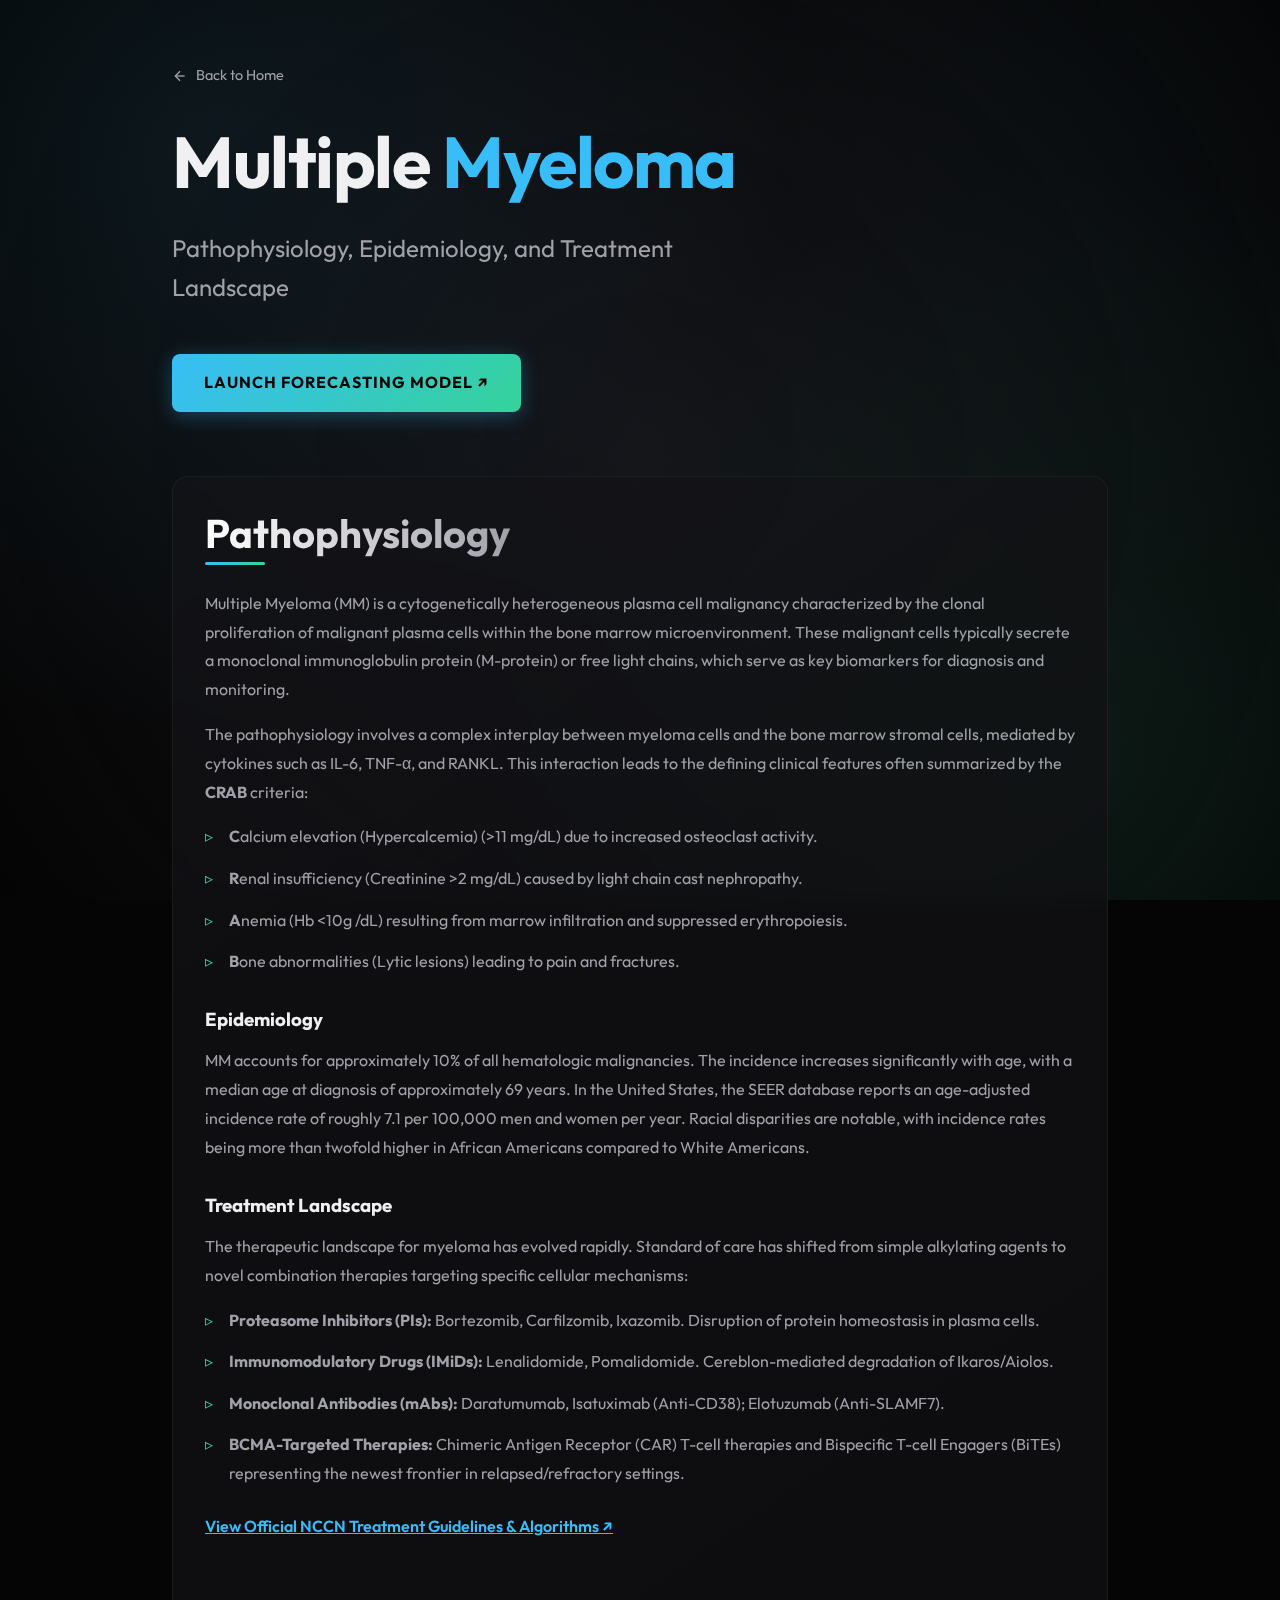
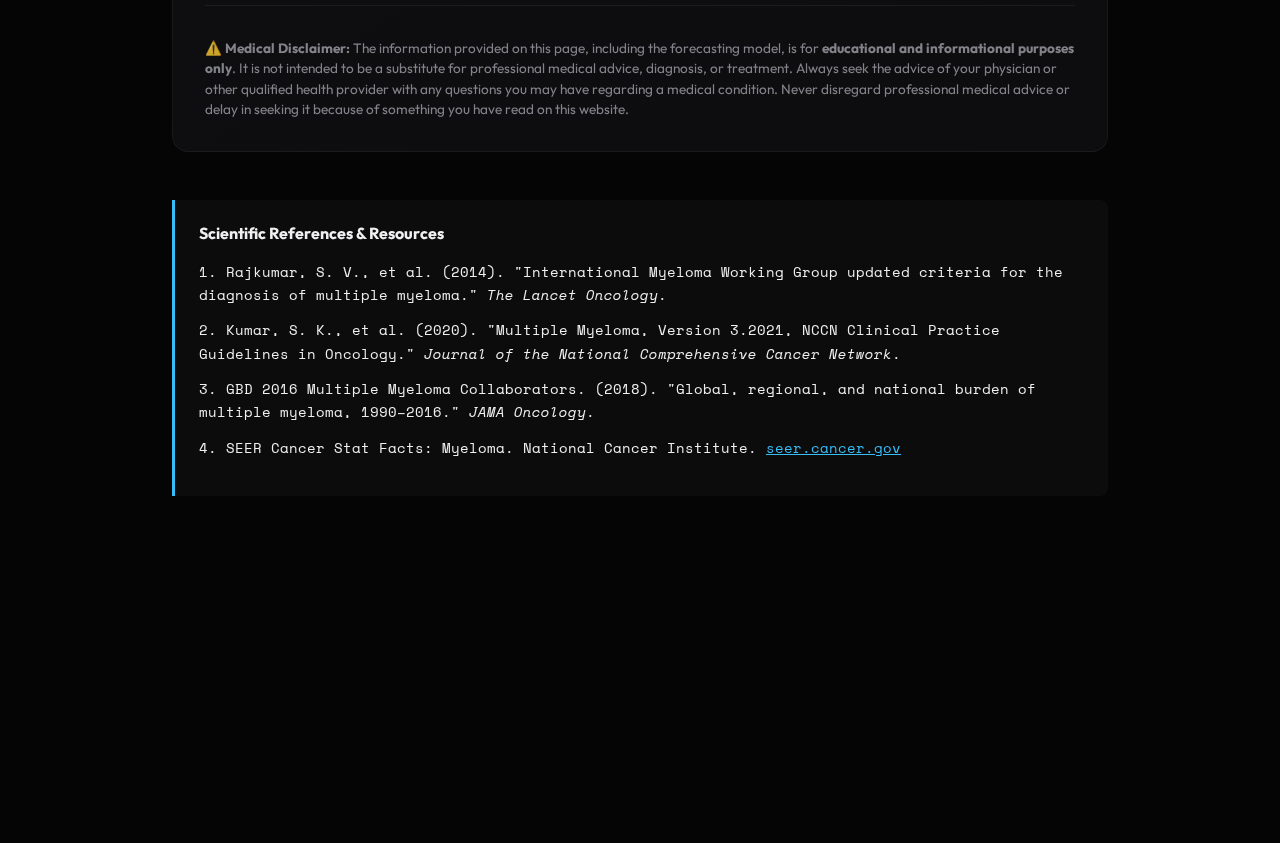
<file: multiple-myeloma.html>
<!DOCTYPE html>
<html lang="en">

<head>
    <meta charset="UTF-8">
    <meta name="viewport" content="width=device-width, initial-scale=1.0">
    <title>Multiple Myeloma | Pathophysiology & Forecasting</title>
    <meta name="description"
        content="Scientific overview of Multiple Myeloma pathophysiology, epidemiology, and treatment landscapes. Access the interactive forecasting model.">
    <link rel="icon" type="image/png" href="favicon.png">
    <link rel="stylesheet" href="style.css">
    <style>
        .scientific-content {
            line-height: 1.8;
            color: var(--text-secondary);
        }

        .scientific-content h3 {
            color: var(--text-primary);
            margin-top: 2rem;
            margin-bottom: 1rem;
        }

        .scientific-content h2 {
            margin-bottom: 1.5rem;
        }

        .citation-box {
            background: rgba(255, 255, 255, 0.03);
            border-left: 3px solid var(--text-accent);
            padding: 1.5rem;
            margin-top: 3rem;
            border-radius: 0 8px 8px 0;
        }

        .citation-item {
            font-size: 0.9rem;
            margin-bottom: 0.8rem;
            font-family: var(--font-mono);
        }

        .cta-button {
            display: inline-block;
            background: linear-gradient(135deg, var(--text-accent), var(--text-bio));
            color: var(--bg-primary);
            font-weight: 700;
            padding: 1rem 2rem;
            border-radius: 8px;
            margin-top: 2rem;
            transition: all 0.3s ease;
            text-transform: uppercase;
            letter-spacing: 1px;
            box-shadow: 0 4px 20px rgba(56, 189, 248, 0.3);
        }

        .cta-button:hover {
            transform: translateY(-3px);
            box-shadow: 0 8px 30px rgba(52, 211, 153, 0.4);
            color: #000;
        }

        .back-link {
            display: inline-flex;
            align-items: center;
            gap: 0.5rem;
            margin-bottom: 2rem;
            color: var(--text-secondary);
            font-size: 0.9rem;
        }

        .back-link:hover {
            color: var(--text-accent);
        }
    </style>
</head>

<body>
    <div class="bg-gradient"></div>

    <main class="container">
        <section class="section visible" style="padding-top: 4rem;">
            <a href="index.html" class="back-link">
                <svg width="16" height="16" viewBox="0 0 24 24" fill="none" stroke="currentColor" stroke-width="2">
                    <line x1="19" y1="12" x2="5" y2="12"></line>
                    <polyline points="12 19 5 12 12 5"></polyline>
                </svg>
                Back to Home
            </a>

            <h1 class="hero-title">Multiple <span class="text-accent">Myeloma</span></h1>
            <p class="hero-subtitle">Pathophysiology, Epidemiology, and Treatment Landscape</p>

            <a href="https://myeloma.streamlit.app" target="_blank" class="cta-button">
                Launch Forecasting Model ↗
            </a>

            <div class="glass-panel scientific-content" style="margin-top: 4rem;">
                <h2>Pathophysiology</h2>
                <p>
                    Multiple Myeloma (MM) is a cytogenetically heterogeneous plasma cell malignancy characterized by the
                    clonal proliferation of malignant plasma cells within the bone marrow microenvironment. These
                    malignant
                    cells typically secrete a monoclonal immunoglobulin protein (M-protein) or free light chains, which
                    serve
                    as key biomarkers for diagnosis and monitoring.
                </p>
                <p style="margin-top: 1rem;">
                    The pathophysiology involves a complex interplay between myeloma cells and the bone marrow stromal
                    cells,
                    mediated by cytokines such as IL-6, TNF-&alpha;, and RANKL. This interaction leads to the defining
                    clinical
                    features often summarized by the <strong>CRAB</strong> criteria:
                </p>
                <ul class="styled-list" style="margin-top: 1rem;">
                    <li><strong>C</strong>alcium elevation (Hypercalcemia) (>11 mg/dL) due to increased osteoclast
                        activity.</li>
                    <li><strong>R</strong>enal insufficiency (Creatinine >2 mg/dL) caused by light chain cast
                        nephropathy.</li>
                    <li><strong>A</strong>nemia (Hb <10g /dL) resulting from marrow infiltration and suppressed
                            erythropoiesis.</li>
                    <li><strong>B</strong>one abnormalities (Lytic lesions) leading to pain and fractures.</li>
                </ul>

                <h3>Epidemiology</h3>
                <p>
                    MM accounts for approximately 10% of all hematologic malignancies. The incidence increases
                    significantly
                    with age, with a median age at diagnosis of approximately 69 years. In the United States, the SEER
                    database reports an age-adjusted incidence rate of roughly 7.1 per 100,000 men and women per year.
                    Racial disparities are notable, with incidence rates being more than twofold higher in African
                    Americans
                    compared to White Americans.
                </p>

                <h3>Treatment Landscape</h3>
                <p>
                    The therapeutic landscape for myeloma has evolved rapidly. Standard of care has shifted from simple
                    alkylating agents to novel combination therapies targeting specific cellular mechanisms:
                </p>
                <ul class="styled-list" style="margin-top: 1rem;">
                    <li><strong>Proteasome Inhibitors (PIs):</strong> Bortezomib, Carfilzomib, Ixazomib. Disruption of
                        protein homeostasis in plasma cells.</li>
                    <li><strong>Immunomodulatory Drugs (IMiDs):</strong> Lenalidomide, Pomalidomide. Cereblon-mediated
                        degradation of Ikaros/Aiolos.</li>
                    <li><strong>Monoclonal Antibodies (mAbs):</strong> Daratumumab, Isatuximab (Anti-CD38); Elotuzumab
                        (Anti-SLAMF7).</li>
                    <li><strong>BCMA-Targeted Therapies:</strong> Chimeric Antigen Receptor (CAR) T-cell therapies and
                        Bispecific T-cell Engagers (BiTEs) representing the newest frontier in relapsed/refractory
                        settings.</li>
                </ul>

                <div style="margin-top: 1.5rem;">
                    <a href="https://www.nccn.org/guidelines/guidelines-detail?category=1&id=1445" target="_blank"
                        style="display: inline-flex; align-items: center; gap: 0.5rem; color: var(--text-accent); font-weight: 600; text-decoration: underline;">
                        View Official NCCN Treatment Guidelines & Algorithms ↗
                    </a>
                </div>

                <div
                    style="margin-top: 4rem; padding-top: 2rem; border-top: 1px solid var(--border-subtle); opacity: 0.8;">
                    <p style="font-size: 0.85rem; color: var(--text-secondary); line-height: 1.5;">
                        <strong>⚠️ Medical Disclaimer:</strong> The information provided on this page, including the
                        forecasting model, is
                        for <strong>educational and informational purposes only</strong>. It is not intended to be a
                        substitute for professional
                        medical advice, diagnosis, or treatment. Always seek the advice of your physician or other
                        qualified health provider
                        with any questions you may have regarding a medical condition. Never disregard professional
                        medical advice or delay
                        in seeking it because of something you have read on this website.
                    </p>
                </div>
            </div>

            <div class="citation-box">
                <h4 style="color: var(--text-primary); margin-bottom: 1rem;">Scientific References & Resources</h4>
                <div class="citation-item">
                    1. Rajkumar, S. V., et al. (2014). "International Myeloma Working Group updated criteria for the
                    diagnosis of multiple myeloma." <em>The Lancet Oncology</em>.
                </div>
                <div class="citation-item">
                    2. Kumar, S. K., et al. (2020). "Multiple Myeloma, Version 3.2021, NCCN Clinical Practice Guidelines
                    in Oncology." <em>Journal of the National Comprehensive Cancer Network</em>.
                </div>
                <div class="citation-item">
                    3. GBD 2016 Multiple Myeloma Collaborators. (2018). "Global, regional, and national burden of
                    multiple myeloma, 1990–2016." <em>JAMA Oncology</em>.
                </div>
                <div class="citation-item">
                    4. SEER Cancer Stat Facts: Myeloma. National Cancer Institute. <a
                        href="https://seer.cancer.gov/statfacts/html/mulmy.html" target="_blank"
                        style="color: var(--text-accent); text-decoration: underline;">seer.cancer.gov</a>
                </div>
            </div>

        </section>

        <footer class="footer section" style="margin-top: 0; border-top: none;">
            <p class="copyright">© 2026 Rushath Rajeev. All rights reserved.</p>
        </footer>
    </main>
</body>

</html>
</file>
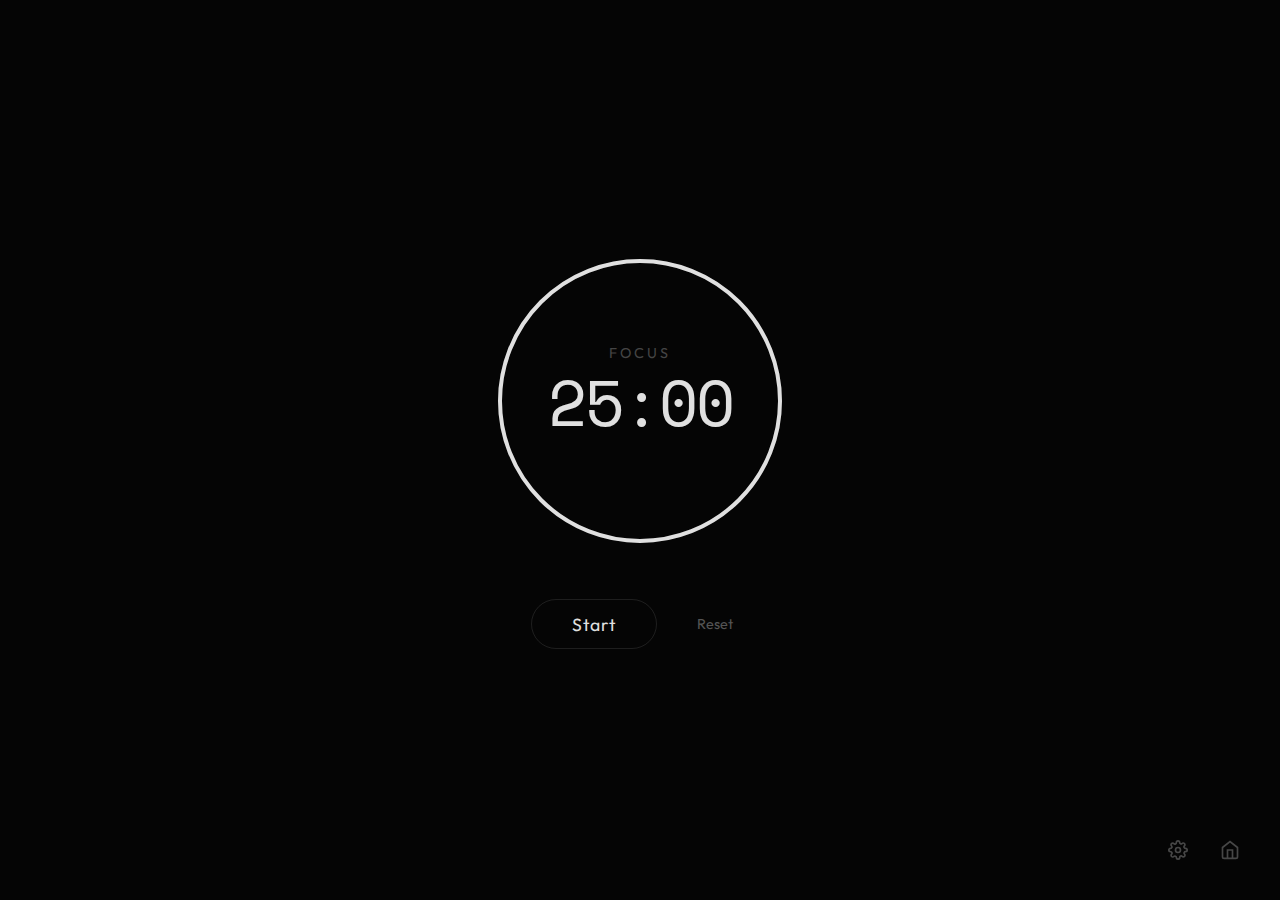
<file: pomodoro.html>
<!DOCTYPE html>
<html lang="en">

<head>
    <meta charset="UTF-8">
    <meta name="viewport" content="width=device-width, initial-scale=1.0">
    <title>Focus • 25:00</title>
    <link rel="icon" type="image/png" href="favicon.png">

    <!-- Fonts -->
    <link rel="preconnect" href="https://fonts.googleapis.com">
    <link rel="preconnect" href="https://fonts.gstatic.com" crossorigin>
    <link
        href="https://fonts.googleapis.com/css2?family=Outfit:wght@300;400;600&family=Space+Mono:wght@400;700&display=swap"
        rel="stylesheet">

    <link rel="stylesheet" href="pomodoro.css">
</head>

<body class="theme-dark">
    <main class="focus-container">
        <!-- Progress Ring Container -->
        <div class="progress-ring-block">
            <svg class="progress-ring" width="300" height="300">
                <circle class="progress-ring__circle-bg" stroke="currentColor" stroke-width="4" fill="transparent"
                    r="140" cx="150" cy="150" />
                <circle class="progress-ring__circle" stroke="currentColor" stroke-width="4" fill="transparent" r="140"
                    cx="150" cy="150" />
            </svg>

            <!-- Timer Display -->
            <div class="timer-display">
                <div id="mode-label" class="mode-label">Focus</div>
                <div id="time-display" class="time-digits">25:00</div>
                <div id="session-counter" class="session-counter">Session 1/4</div>
            </div>
        </div>

        <!-- Controls -->
        <div class="controls">
            <button id="toggle-btn" class="btn-primary" aria-label="Start Timer">
                Start
            </button>
            <button id="reset-btn" class="btn-secondary" aria-label="Reset Timer">
                Reset
            </button>
        </div>

    </main>

    <!-- Settings Toggle -->
    <div class="bottom-actions">
        <button id="settings-toggle" class="icon-btn" aria-label="Settings">
            <svg width="20" height="20" viewBox="0 0 24 24" fill="none" stroke="currentColor" stroke-width="2">
                <circle cx="12" cy="12" r="3"></circle>
                <path
                    d="M19.4 15a1.65 1.65 0 0 0 .33 1.82l.06.06a2 2 0 0 1 0 2.83 2 2 0 0 1-2.83 0l-.06-.06a1.65 1.65 0 0 0-1.82-.33 1.65 1.65 0 0 0-1 1.51V21a2 2 0 0 1-2 2 2 2 0 0 1-2-2v-.09A1.65 1.65 0 0 0 9 19.4a1.65 1.65 0 0 0-1.82.33l-.06.06a2 2 0 0 1-2.83 0 2 2 0 0 1 0-2.83l.06-.06a1.65 1.65 0 0 0 .33-1.82 1.65 1.65 0 0 0-1.51-1H3a2 2 0 0 1-2-2 2 2 0 0 1 2-2h.09A1.65 1.65 0 0 0 4.6 9a1.65 1.65 0 0 0-.33-1.82l-.06-.06a2 2 0 0 1 0-2.83 2 2 0 0 1 2.83 0l.06.06a1.65 1.65 0 0 0 1.82.33H9a1.65 1.65 0 0 0 1-1.51V3a2 2 0 0 1 2-2 2 2 0 0 1 2 2v.09a1.65 1.65 0 0 0 1 1.51 1.65 1.65 0 0 0 1.82-.33l.06-.06a2 2 0 0 1 2.83 0 2 2 0 0 1 0 2.83l-.06.06a1.65 1.65 0 0 0-.33 1.82V9a1.65 1.65 0 0 0 1.51 1H21a2 2 0 0 1 2 2 2 2 0 0 1-2 2h-.09a1.65 1.65 0 0 0-1.51 1z">
                </path>
            </svg>
        </button>
        <a href="index.html" class="icon-btn" aria-label="Back to Home">
            <svg width="20" height="20" viewBox="0 0 24 24" fill="none" stroke="currentColor" stroke-width="2">
                <path d="M3 9l9-7 9 7v11a2 2 0 0 1-2 2H5a2 2 0 0 1-2-2z"></path>
                <polyline points="9 22 9 12 15 12 15 22"></polyline>
            </svg>
        </a>
    </div>

    <!-- Settings Modal -->
    <div id="settings-modal" class="modal-overlay hidden">
        <div class="modal-content">
            <div class="modal-header">
                <h2>Settings</h2>
                <button id="close-settings" class="close-btn">&times;</button>
            </div>

            <div class="setting-row">
                <label>Focus Duration</label>
                <input type="number" id="setting-focus" min="1" max="90" value="25">
            </div>

            <div class="setting-row">
                <label>Short Break</label>
                <input type="number" id="setting-short" min="1" max="30" value="5">
            </div>

            <div class="setting-row">
                <label>Long Break</label>
                <input type="number" id="setting-long" min="1" max="60" value="15">
            </div>

            <div class="setting-row">
                <label>Long Break Interval</label>
                <input type="number" id="setting-interval" min="1" max="10" value="4">
            </div>

            <div class="setting-row toggle-row">
                <label for="setting-sound">Sound</label>
                <input type="checkbox" id="setting-sound">
            </div>

            <div class="setting-row toggle-row">
                <label for="setting-notifications">Notifications</label>
                <input type="checkbox" id="setting-notifications">
            </div>
        </div>
    </div>

    <script src="pomodoro.js"></script>
</body>

</html>
</file>
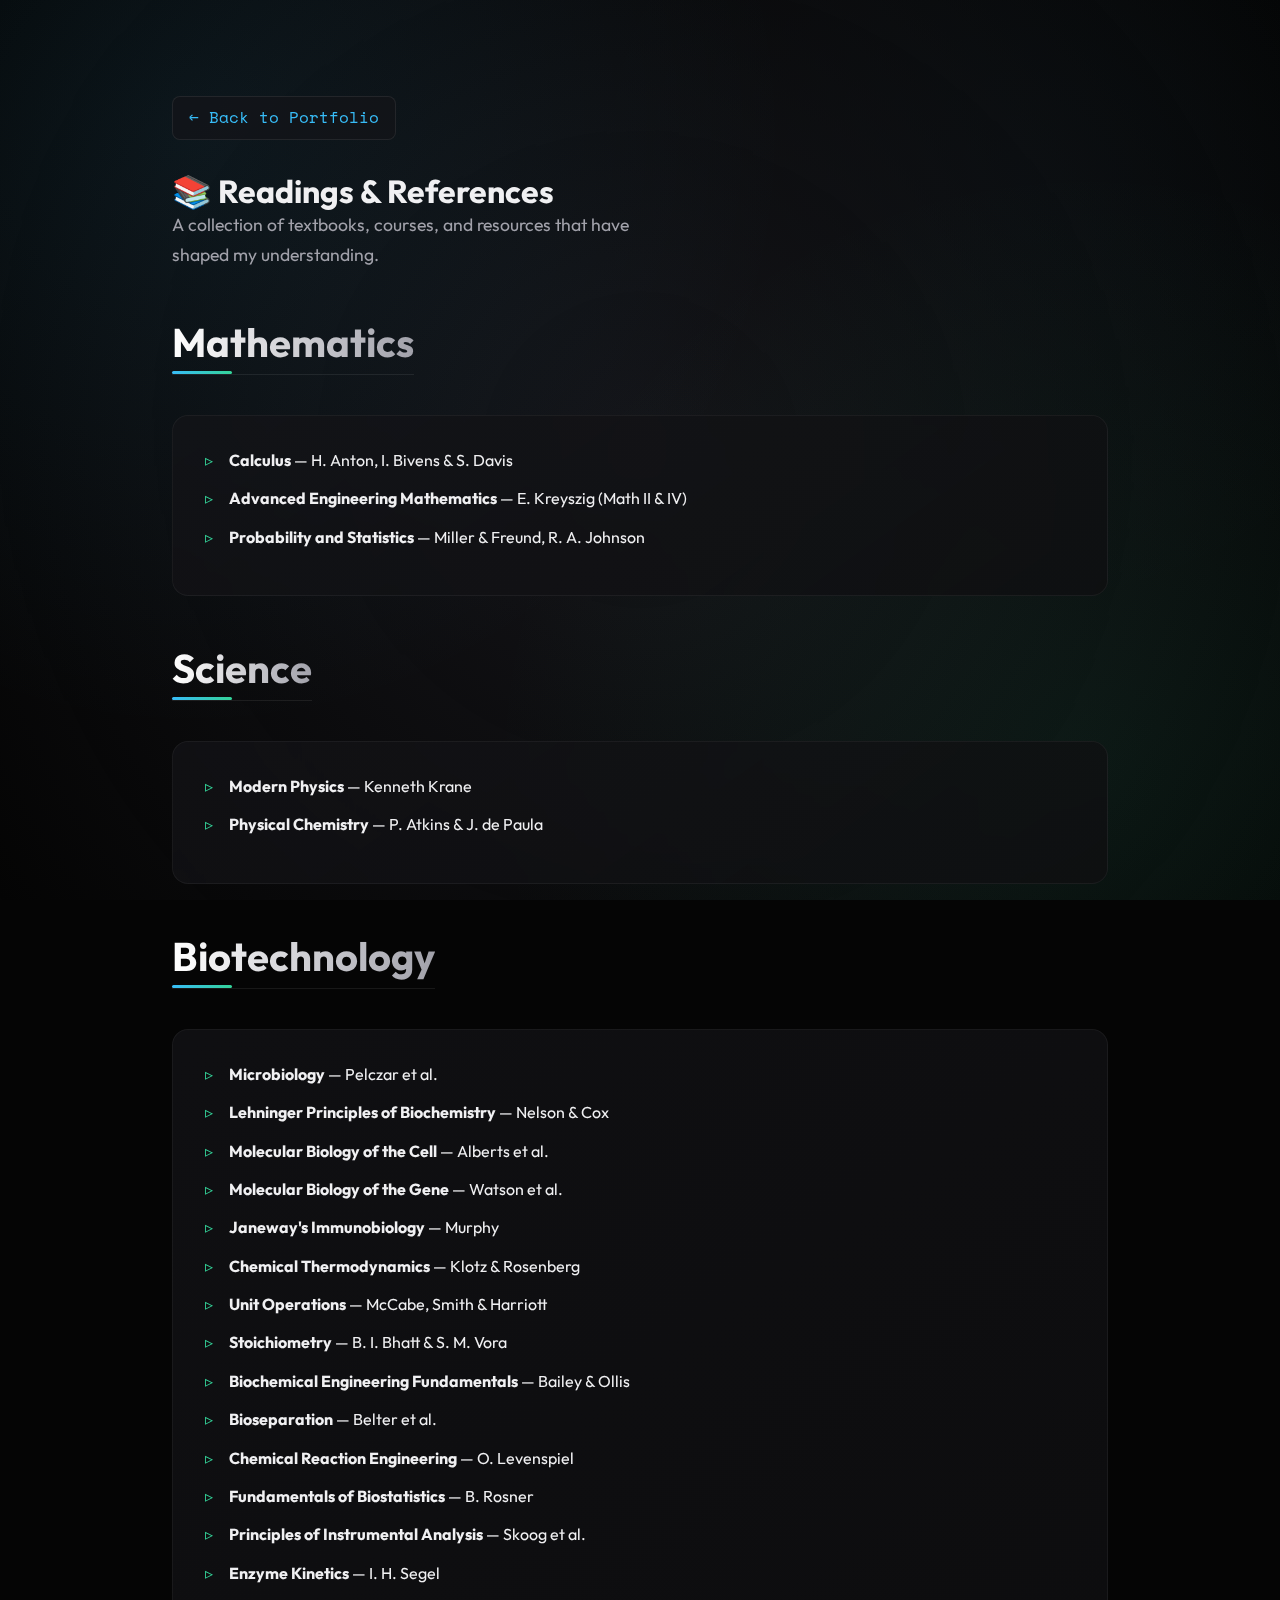
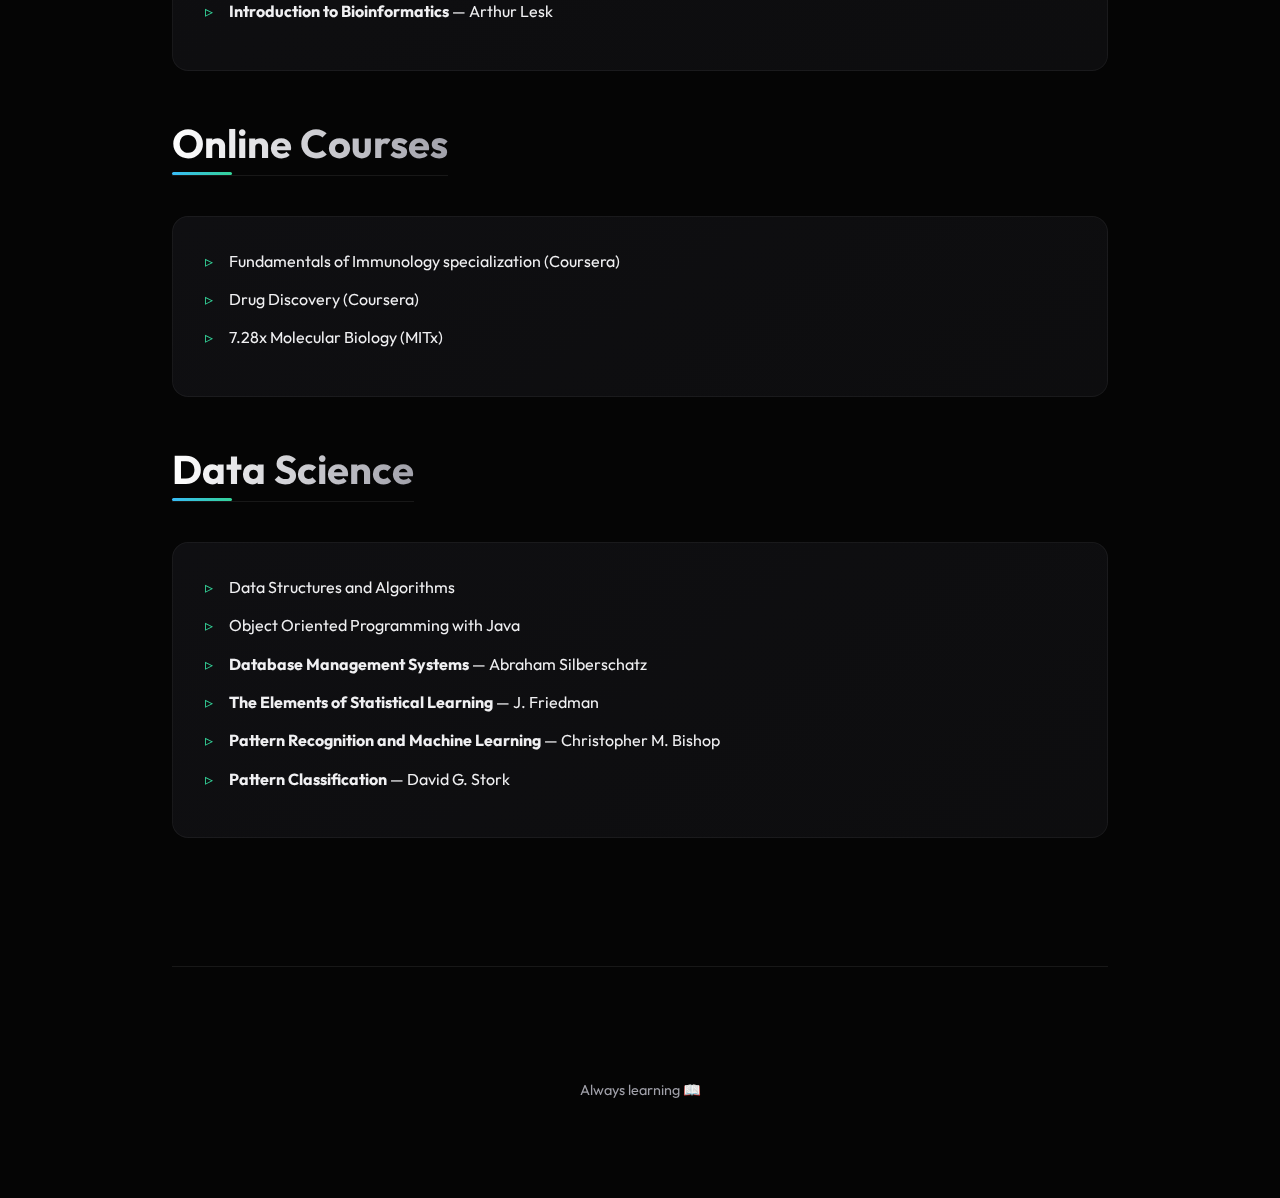
<file: readings.html>
<!DOCTYPE html>
<html lang="en">

<head>
    <meta charset="UTF-8">
    <meta name="viewport" content="width=device-width, initial-scale=1.0">
    <title>Readings | Rushath</title>
    <link rel="icon" type="image/png" href="favicon.png">
    <link rel="stylesheet" href="style.css">
    <style>
        .back-nav {
            margin-bottom: 2rem;
            display: inline-block;
            font-family: var(--font-mono);
            color: var(--text-accent);
            padding: 0.5rem 1rem;
            border: 1px solid var(--border-subtle);
            border-radius: 8px;
            background: var(--bg-glass);
        }

        .back-nav:hover {
            border-color: var(--text-accent);
        }

        .category-header {
            margin-top: 3rem;
            margin-bottom: 1.5rem;
            color: var(--text-bio);
            border-bottom: 1px solid var(--border-subtle);
            padding-bottom: 0.5rem;
            display: inline-block;
        }
    </style>
</head>

<body>
    <div class="bg-gradient"></div>

    <main class="container">
        <section class="section visible" style="opacity: 1; transform: translateY(0);">
            <a href="index.html" class="back-nav">← Back to Portfolio</a>

            <h1>📚 Readings & References</h1>
            <p class="hero-desc">A collection of textbooks, courses, and resources that have shaped my understanding.
            </p>

            <!-- Mathematics -->
            <h2 class="category-header">Mathematics</h2>
            <div class="glass-panel">
                <ul class="styled-list">
                    <li><strong>Calculus</strong> — H. Anton, I. Bivens & S. Davis</li>
                    <li><strong>Advanced Engineering Mathematics</strong> — E. Kreyszig (Math II & IV)</li>
                    <li><strong>Probability and Statistics</strong> — Miller & Freund, R. A. Johnson</li>
                </ul>
            </div>

            <!-- Science -->
            <h2 class="category-header">Science</h2>
            <div class="glass-panel">
                <ul class="styled-list">
                    <li><strong>Modern Physics</strong> — Kenneth Krane</li>
                    <li><strong>Physical Chemistry</strong> — P. Atkins & J. de Paula</li>
                </ul>
            </div>

            <!-- Biotechnology -->
            <h2 class="category-header">Biotechnology</h2>
            <div class="glass-panel">
                <ul class="styled-list">
                    <li><strong>Microbiology</strong> — Pelczar et al.</li>
                    <li><strong>Lehninger Principles of Biochemistry</strong> — Nelson & Cox</li>
                    <li><strong>Molecular Biology of the Cell</strong> — Alberts et al.</li>
                    <li><strong>Molecular Biology of the Gene</strong> — Watson et al.</li>
                    <li><strong>Janeway's Immunobiology</strong> — Murphy</li>
                    <li><strong>Chemical Thermodynamics</strong> — Klotz & Rosenberg</li>
                    <li><strong>Unit Operations</strong> — McCabe, Smith & Harriott</li>
                    <li><strong>Stoichiometry</strong> — B. I. Bhatt & S. M. Vora</li>
                    <li><strong>Biochemical Engineering Fundamentals</strong> — Bailey & Ollis</li>
                    <li><strong>Bioseparation</strong> — Belter et al.</li>
                    <li><strong>Chemical Reaction Engineering</strong> — O. Levenspiel</li>
                    <li><strong>Fundamentals of Biostatistics</strong> — B. Rosner</li>
                    <li><strong>Principles of Instrumental Analysis</strong> — Skoog et al.</li>
                    <li><strong>Enzyme Kinetics</strong> — I. H. Segel</li>
                    <li><strong>Introduction to Bioinformatics</strong> — Arthur Lesk</li>
                </ul>
            </div>

            <!-- Online Courses -->
            <h2 class="category-header">Online Courses</h2>
            <div class="glass-panel">
                <ul class="styled-list">
                    <li>Fundamentals of Immunology specialization (Coursera)</li>
                    <li>Drug Discovery (Coursera)</li>
                    <li>7.28x Molecular Biology (MITx)</li>
                </ul>
            </div>

            <!-- Data Science -->
            <h2 class="category-header">Data Science</h2>
            <div class="glass-panel">
                <ul class="styled-list">
                    <li>Data Structures and Algorithms</li>
                    <li>Object Oriented Programming with Java</li>
                    <li><strong>Database Management Systems</strong> — Abraham Silberschatz</li>
                    <li><strong>The Elements of Statistical Learning</strong> — J. Friedman</li>
                    <li><strong>Pattern Recognition and Machine Learning</strong> — Christopher M. Bishop</li>
                    <li><strong>Pattern Classification</strong> — David G. Stork</li>
                </ul>
            </div>

        </section>

        <footer class="footer section visible" style="margin-top: 2rem;">
            <p class="copyright">Always learning 📖</p>
        </footer>
    </main>
</body>

</html>
</file>
<file: pomodoro.css>
/* Pomodoro Theme - Zen Mode */
:root {
    --bg-primary: #050505;
    --text-primary: #e0e0e0;
    --text-secondary: #555555;
    --accent-focus: #e0e0e0;
    /* Clean white/grey for focus */
    --accent-short: #38bdf8;
    /* Soft blue */
    --accent-long: #34d399;
    /* Soft green */
    --ring-bg: #1a1a1a;
    --font-main: 'Outfit', sans-serif;
    --font-mono: 'Space Mono', monospace;
    --transition-slow: all 0.6s cubic-bezier(0.22, 1, 0.36, 1);
}

* {
    box-sizing: border-box;
    margin: 0;
    padding: 0;
}

body {
    background-color: var(--bg-primary);
    color: var(--text-primary);
    font-family: var(--font-main);
    height: 100vh;
    display: flex;
    justify-content: center;
    align-items: center;
    overflow: hidden;
    transition: background-color 0.8s ease;
}

/* Ambient Noise Overlay (Optional Texture) */
.noise-overlay {
    position: fixed;
    top: 0;
    left: 0;
    width: 100%;
    height: 100%;
    opacity: 0.03;
    pointer-events: none;
    background-image: url("data:image/svg+xml,%3Csvg viewBox='0 0 200 200' xmlns='http://www.w3.org/2000/svg'%3E%3Cfilter id='noiseFilter'%3E%3CfeTurbulence type='fractalNoise' baseFrequency='0.65' numOctaves='3' stitchTiles='stitch'/%3E%3C/filter%3E%3Crect width='100%25' height='100%25' filter='url(%23noiseFilter)'/%3E%3C/svg%3E");
    z-index: -1;
}

.focus-container {
    text-align: center;
    position: relative;
    width: 100%;
    max-width: 400px;
    padding: 2rem;
    display: flex;
    flex-direction: column;
    align-items: center;
    gap: 3rem;
}

/* Progress Ring */
.progress-ring-block {
    position: relative;
    display: flex;
    justify-content: center;
    align-items: center;
}

.progress-ring {
    transform: rotate(-90deg);
}

.progress-ring__circle-bg {
    stroke: var(--ring-bg);
}

.progress-ring__circle {
    stroke: var(--accent-focus);
    stroke-linecap: round;
    transition: stroke-dashoffset 1s linear, stroke 0.6s ease;
}

/* Timer Display */
.timer-display {
    position: absolute;
    top: 50%;
    left: 50%;
    transform: translate(-50%, -50%);
    text-align: center;
}

.time-digits {
    font-family: var(--font-mono);
    font-size: 4rem;
    font-weight: 300;
    letter-spacing: -2px;
    line-height: 1;
    margin: 0.5rem 0;
    font-variant-numeric: tabular-nums;
}

.mode-label {
    font-size: 0.9rem;
    text-transform: uppercase;
    letter-spacing: 3px;
    color: var(--text-secondary);
    opacity: 0.8;
}

.session-counter {
    font-size: 0.8rem;
    color: var(--text-secondary);
    margin-top: 0.5rem;
    opacity: 0;
    transition: opacity 0.5s ease;
}

.focus-container:hover .session-counter {
    opacity: 0.6;
}

/* Controls */
.controls {
    display: flex;
    gap: 1.5rem;
    align-items: center;
}

button {
    border: none;
    background: none;
    cursor: pointer;
    font-family: var(--font-main);
    color: var(--text-primary);
    transition: var(--transition-slow);
}

.btn-primary {
    font-size: 1.1rem;
    letter-spacing: 1px;
    padding: 0.8rem 2.5rem;
    border: 1px solid rgba(255, 255, 255, 0.1);
    border-radius: 50px;
}

.btn-primary:hover {
    background: rgba(255, 255, 255, 0.05);
    border-color: rgba(255, 255, 255, 0.3);
}

.btn-secondary {
    font-size: 0.9rem;
    color: var(--text-secondary);
    padding: 0.8rem 1rem;
}

.btn-secondary:hover {
    color: var(--text-primary);
}

/* Settings & Home Icons */
.bottom-actions {
    position: absolute;
    bottom: 2rem;
    right: 2rem;
    display: flex;
    gap: 1rem;
    opacity: 0.3;
    transition: opacity 0.3s ease;
}

.bottom-actions:hover {
    opacity: 1;
}

.icon-btn {
    color: var(--text-primary);
    padding: 0.5rem;
    border-radius: 50%;
    display: flex;
    align-items: center;
    justify-content: center;
}

.icon-btn:hover {
    background: rgba(255, 255, 255, 0.05);
}

a.icon-btn {
    text-decoration: none;
}

/* Settings Modal */
.modal-overlay {
    position: fixed;
    top: 0;
    left: 0;
    width: 100%;
    height: 100%;
    background: rgba(0, 0, 0, 0.8);
    backdrop-filter: blur(5px);
    display: flex;
    justify-content: center;
    align-items: center;
    opacity: 1;
    visibility: visible;
    transition: all 0.3s ease;
    z-index: 100;
}

.modal-overlay.hidden {
    opacity: 0;
    visibility: hidden;
    pointer-events: none;
}

.modal-content {
    background: #111;
    border: 1px solid #222;
    padding: 2rem;
    border-radius: 16px;
    width: 90%;
    max-width: 350px;
    box-shadow: 0 20px 50px rgba(0, 0, 0, 0.5);
}

.modal-header {
    display: flex;
    justify-content: space-between;
    align-items: center;
    margin-bottom: 2rem;
}

.modal-header h2 {
    font-size: 1.2rem;
    font-weight: 500;
}

.close-btn {
    font-size: 1.5rem;
    line-height: 1;
    padding: 0 0.5rem;
}

.setting-row {
    display: flex;
    justify-content: space-between;
    align-items: center;
    margin-bottom: 1.5rem;
}

.setting-row label {
    font-size: 0.9rem;
    color: #888;
}

.setting-row input[type="number"] {
    background: #000;
    border: 1px solid #333;
    color: #fff;
    padding: 0.5rem;
    border-radius: 6px;
    width: 60px;
    text-align: center;
    font-family: var(--font-mono);
}

.setting-row input[type="checkbox"] {
    accent-color: var(--accent-focus);
    width: 16px;
    height: 16px;
}

/* Media Queries */
@media (max-width: 480px) {
    .time-digits {
        font-size: 3rem;
    }

    .progress-ring {
        width: 250px;
        height: 250px;
    }

    .progress-ring__circle,
    .progress-ring__circle-bg {
        r: 115;
        cx: 125;
        cy: 125;
    }
}
</file>
<file: style.css>
/* Core Design System & Reset */
@import url('https://fonts.googleapis.com/css2?family=Outfit:wght@300;400;600;700&family=Space+Mono:ital,wght@0,400;0,700;1,400&display=swap');

:root {
    /* Color Palette - Premium Dark Mode */
    --bg-primary: #050505;
    --bg-secondary: #0f0f11;
    --bg-glass: rgba(20, 20, 24, 0.7);

    --text-primary: #f0f0f2;
    --text-secondary: #a1a1aa;
    --text-accent: #38bdf8;
    /* Sky blue for tech feel */
    --text-bio: #34d399;
    /* Emerald green for biology feel */

    --border-subtle: rgba(255, 255, 255, 0.08);
    --glass-blur: 12px;

    --font-main: 'Outfit', sans-serif;
    --font-mono: 'Space Mono', monospace;

    --transition-smooth: all 0.3s cubic-bezier(0.4, 0, 0.2, 1);
    --container-width: 1000px;
}

* {
    margin: 0;
    padding: 0;
    box-sizing: border-box;
}

body {
    background-color: var(--bg-primary);
    color: var(--text-primary);
    font-family: var(--font-main);
    line-height: 1.6;
    overflow-x: hidden;
    -webkit-font-smoothing: antialiased;
}

/* Typography */
h1,
h2,
h3,
h4 {
    font-weight: 700;
    line-height: 1.2;
}

a {
    text-decoration: none;
    color: inherit;
    transition: var(--transition-smooth);
}

ul {
    list-style: none;
}

/* Utilities */
.container {
    max-width: var(--container-width);
    margin: 0 auto;
    padding: 0 2rem;
}

.glass-panel {
    background: var(--bg-glass);
    backdrop-filter: blur(var(--glass-blur));
    -webkit-backdrop-filter: blur(var(--glass-blur));
    border: 1px solid var(--border-subtle);
    border-radius: 16px;
}

.text-accent {
    color: var(--text-accent);
}

.text-bio {
    color: var(--text-bio);
}

/* Background & Global Animation */
.bg-gradient {
    position: fixed;
    top: 0;
    left: 0;
    right: 0;
    bottom: 0;
    z-index: -1;
    background:
        radial-gradient(circle at 10% 20%, rgba(56, 189, 248, 0.05) 0%, transparent 40%),
        radial-gradient(circle at 90% 80%, rgba(52, 211, 153, 0.05) 0%, transparent 40%),
        radial-gradient(circle at 50% 50%, rgba(20, 20, 24, 1) 0%, transparent 100%);
    animation: bg-pulse 10s ease-in-out infinite alternate;
}

@keyframes bg-pulse {
    0% {
        opacity: 0.8;
        transform: scale(1);
    }

    100% {
        opacity: 1;
        transform: scale(1.05);
    }
}

/* Sections Common */
.section {
    padding: 6rem 0;
    opacity: 0;
    transform: translateY(20px);
    transition: opacity 0.8s ease-out, transform 0.8s ease-out;
}

.section.visible {
    opacity: 1;
    transform: translateY(0);
}

h2 {
    font-size: 2.5rem;
    margin-bottom: 2rem;
    background: linear-gradient(90deg, #fff, #a1a1aa);
    background-clip: text;
    -webkit-background-clip: text;
    -webkit-text-fill-color: transparent;
    display: inline-block;
}

/* Hero Section */
.hero-section {
    min-height: 90vh;
    display: flex;
    flex-direction: column;
    justify-content: center;
    align-items: flex-start;
    padding: 0 1rem;
}

.hero-title {
    font-size: 4.5rem;
    letter-spacing: -0.02em;
    margin-bottom: 1.5rem;
}

.hero-subtitle {
    font-size: 1.5rem;
    color: var(--text-secondary);
    max-width: 600px;
    margin-bottom: 1rem;
}

.hero-desc {
    font-size: 1.1rem;
    color: var(--text-secondary);
    max-width: 500px;
    line-height: 1.7;
}

/* Glass Panels & Cards */
.glass-panel {
    padding: 2rem;
    margin-top: 1rem;
    transition: transform 0.3s ease, box-shadow 0.3s ease;
}

.glass-panel:hover {
    transform: translateY(-5px);
    box-shadow: 0 10px 30px -10px rgba(0, 0, 0, 0.5);
    border-color: rgba(255, 255, 255, 0.15);
}

.styled-list li {
    margin-bottom: 0.8rem;
    position: relative;
    padding-left: 1.5rem;
}

.styled-list li::before {
    content: "▹";
    position: absolute;
    left: 0;
    color: var(--text-bio);
}

.quote-box {
    margin-top: 2rem;
    padding-top: 2rem;
    border-top: 1px solid var(--border-subtle);
}

.mono {
    font-family: var(--font-mono);
    color: var(--text-accent);
    margin: 0.5rem 0;
}

/* Grid Layouts */
.grid-2 {
    display: grid;
    grid-template-columns: repeat(auto-fit, minmax(300px, 1fr));
    gap: 2rem;
}

/* Projects List */
.projects-list li {
    display: flex;
    flex-direction: column;
    padding: 1rem 0;
    border-bottom: 1px solid var(--border-subtle);
}

.projects-list li:last-child {
    border-bottom: none;
}

.projects-list strong {
    font-size: 1.2rem;
    color: var(--text-primary);
}

.projects-list span {
    font-size: 0.9rem;
    color: var(--text-secondary);
    margin-top: 0.2rem;
}

/* Tools Grid */
.tools-grid {
    display: flex;
    flex-wrap: wrap;
    gap: 1rem;
}

.tool-tag {
    background: rgba(255, 255, 255, 0.03);
    border: 1px solid var(--border-subtle);
    padding: 0.5rem 1.2rem;
    border-radius: 50px;
    font-family: var(--font-mono);
    font-size: 0.9rem;
    transition: all 0.3s ease;
}

.tool-tag:hover {
    background: rgba(255, 255, 255, 0.1);
    border-color: var(--text-accent);
    cursor: default;
    transform: scale(1.05);
}

/* Footer & Social */
.footer {
    margin-top: 4rem;
    border-top: 1px solid var(--border-subtle);
    padding-top: 4rem;
    text-align: center;
}

.social-links {
    margin: 2rem 0;
    display: flex;
    justify-content: center;
    gap: 1.5rem;
}

.social-btn {
    padding: 0.8rem 2rem;
    background: var(--text-primary);
    color: var(--bg-primary);
    border-radius: 8px;
    font-weight: 600;
    transition: transform 0.2s ease, background 0.2s ease;
}

.social-btn:hover {
    transform: translateY(-3px);
    background: #fff;
    box-shadow: 0 5px 15px rgba(255, 255, 255, 0.2);
}

.copyright {
    color: var(--text-secondary);
    font-size: 0.9rem;
    margin-top: 3rem;
}

/* Experience Section */
.timeline {
    display: flex;
    flex-direction: column;
    gap: 1.5rem;
}

.exp-header {
    display: flex;
    justify-content: space-between;
    align-items: baseline;
    flex-wrap: wrap;
    margin-bottom: 0.5rem;
}

.exp-header h3 {
    color: var(--text-primary);
    font-size: 1.3rem;
}

.exp-date {
    font-family: var(--font-mono);
    font-size: 0.9rem;
    color: var(--text-accent);
}

.exp-sub {
    font-size: 0.95rem;
    color: var(--text-secondary);
    margin-bottom: 1rem;
    font-style: italic;
}

/* Project Cards Update */
.project-card h3 {
    color: var(--text-bio);
    margin-bottom: 0.5rem;
}

.project-year {
    font-family: var(--font-mono);
    font-size: 0.8rem;
    color: var(--text-secondary);
    margin-bottom: 1rem;
    display: block;
}

.small-text li {
    font-size: 0.95rem;
    line-height: 1.5;
}

/* Skills */
.skill-category {
    margin-bottom: 1rem;
    color: var(--text-secondary);
}

.skill-category strong {
    color: var(--text-primary);
}

.mt-2 {
    margin-top: 1.5rem;
}

.small-desc {
    font-size: 0.85rem;
    color: var(--text-secondary);
    opacity: 0.8;
}

/* Mobile Responsive */
@media (max-width: 768px) {
    :root {
        --container-width: 100%;
    }

    .hero-title {
        font-size: 3rem;
    }

    .section {
        padding: 4rem 0;
    }

    .glass-panel {
        padding: 1.5rem;
    }

    .exp-header {
        flex-direction: column;
    }
}

/* Global Focus Trigger */
.focus-trigger {
    position: fixed;
    top: 2rem;
    right: 2rem;
    z-index: 1000;
    display: flex;
    align-items: center;
    gap: 0.8rem;
    padding: 0.6rem 1.2rem;
    background: rgba(20, 20, 24, 0.6);
    backdrop-filter: blur(8px);
    -webkit-backdrop-filter: blur(8px);
    border: 1px solid var(--border-subtle);
    border-radius: 50px;
    font-family: var(--font-main);
    font-size: 0.9rem;
    font-weight: 600;
    color: var(--text-secondary);
    transition: all 0.3s ease;
    text-decoration: none;
}

.focus-trigger:hover {
    background: rgba(255, 255, 255, 0.08);
    color: var(--text-primary);
    border-color: rgba(255, 255, 255, 0.2);
    transform: translateY(-2px);
    box-shadow: 0 4px 20px rgba(0, 0, 0, 0.2);
}

.focus-icon {
    width: 16px;
    height: 16px;
    opacity: 0.8;
}

@media (max-width: 768px) {
    .focus-trigger {
        top: 1rem;
        right: 1rem;
        padding: 0.5rem 1rem;
    }

    .focus-text {
        display: none;
    }
}
/* =========================================================================
   NEW REFINED STYLES - PORTFOLIO V2
   ========================================================================= */

/* Mesh Gradient & Background Enhancements */
.bg-gradient {
    background:
        radial-gradient(circle at 15% 15%, rgba(56, 189, 248, 0.08) 0%, transparent 45%),
        radial-gradient(circle at 85% 85%, rgba(52, 211, 153, 0.08) 0%, transparent 45%),
        radial-gradient(circle at 50% 50%, rgba(20, 20, 24, 1) 0%, transparent 100%),
        radial-gradient(circle at 80% 20%, rgba(56, 189, 248, 0.04) 0%, transparent 35%);
    animation: bg-pulse-complex 15s ease-in-out infinite alternate;
}

@keyframes bg-pulse-complex {
    0% { transform: scale(1); filter: hue-rotate(0deg); }
    100% { transform: scale(1.05); filter: hue-rotate(5deg); }
}

/* Glass Panel Enhancements - Glow & Depth */
.glass-panel {
    background: linear-gradient(145deg, rgba(20, 20, 24, 0.7), rgba(15, 15, 17, 0.8));
    border: 1px solid rgba(255, 255, 255, 0.05);
}

.glass-panel:hover {
    border-color: rgba(56, 189, 248, 0.2);
    box-shadow: 0 10px 40px -10px rgba(56, 189, 248, 0.15),
                inset 0 0 20px rgba(255, 255, 255, 0.02);
}

/* Typography Enhancements */
h2 {
    position: relative;
    padding-bottom: 0.5rem;
}

h2::after {
    content: '';
    position: absolute;
    bottom: 0;
    left: 0;
    width: 60px;
    height: 3px;
    background: linear-gradient(90deg, var(--text-accent), var(--text-bio));
    border-radius: 2px;
}

/* Navigation Bar */
.navbar {
    position: fixed;
    top: 0;
    left: 0;
    right: 0;
    z-index: 1000;
    background: rgba(10, 10, 12, 0.8);
    backdrop-filter: blur(16px);
    -webkit-backdrop-filter: blur(16px);
    border-bottom: 1px solid var(--border-subtle);
    padding: 1rem 0;
    transition: all 0.3s ease;
}

.nav-content {
    max-width: var(--container-width);
    margin: 0 auto;
    padding: 0 2rem;
    display: flex;
    justify-content: space-between;
    align-items: center;
}

.nav-logo {
    font-size: 1.5rem;
    font-weight: 700;
    letter-spacing: -1px;
}

.nav-links {
    display: flex;
    gap: 2rem;
    list-style: none;
}

.nav-links a {
    font-size: 0.95rem;
    color: var(--text-secondary);
    font-weight: 600;
    font-family: var(--font-mono);
}

.nav-links a:hover {
    color: var(--text-primary);
    text-shadow: 0 0 15px rgba(255, 255, 255, 0.5);
}

/* Nav Focus Timer Integration */
.nav-focus {
    display: flex;
    align-items: center;
    gap: 0.5rem;
    padding: 0.5rem 1rem;
    background: rgba(56, 189, 248, 0.1);
    border: 1px solid rgba(56, 189, 248, 0.2);
    border-radius: 50px;
    font-family: var(--font-main);
    font-size: 0.9rem;
    font-weight: 600;
    color: var(--text-accent);
    transition: all 0.3s ease;
}

.nav-focus:hover {
    background: rgba(56, 189, 248, 0.2);
    transform: translateY(-2px);
    box-shadow: 0 4px 15px rgba(56, 189, 248, 0.2);
}

.focus-icon-nav {
    width: 14px;
    height: 14px;
}

/* Experience Timeline Markers */
.experience-card {
    position: relative;
    padding-left: 2.5rem;
}

.timeline-dot {
    position: absolute;
    left: -6px;
    top: 2rem;
    width: 12px;
    height: 12px;
    background: var(--text-accent);
    border-radius: 50%;
    box-shadow: 0 0 10px var(--text-accent);
}

.timeline {
    border-left: 2px solid rgba(255, 255, 255, 0.1);
    margin-left: 1rem;
    padding-left: 1.5rem;
}

/* Metrics / "Beyond the Desk" Section */
.metrics-grid {
    margin-top: 2rem;
    display: grid;
    grid-template-columns: repeat(auto-fit, minmax(280px, 1fr));
    gap: 1.5rem;
}

.metric-panel {
    display: flex;
    flex-direction: column;
    align-items: center;
    text-align: center;
    padding: 1.5rem;
}

.metric-panel h3 {
    font-size: 1.1rem;
    margin-bottom: 0.2rem;
    color: var(--text-primary);
}

.duo-badge {
    transition: transform 0.3s ease, filter 0.3s ease;
    opacity: 0.85;
    filter: grayscale(20%);
}

.duo-badge img {
    max-width: 250px;
    width: 100%;
    border-radius: 8px;
}

.duo-badge:hover {
    transform: scale(1.03);
    opacity: 1;
    filter: grayscale(0%);
}

/* Highlight Footer Button */
.btn-highlight {
    background: var(--text-bio);
    color: #000;
}

.btn-highlight:hover {
    background: #10b981; /* Darker emerald */
    box-shadow: 0 5px 15px rgba(52, 211, 153, 0.4);
}

/* Override old padding for hero to account for fixed navbar */
.hero-section {
    padding-top: 8rem;
}
</file>
